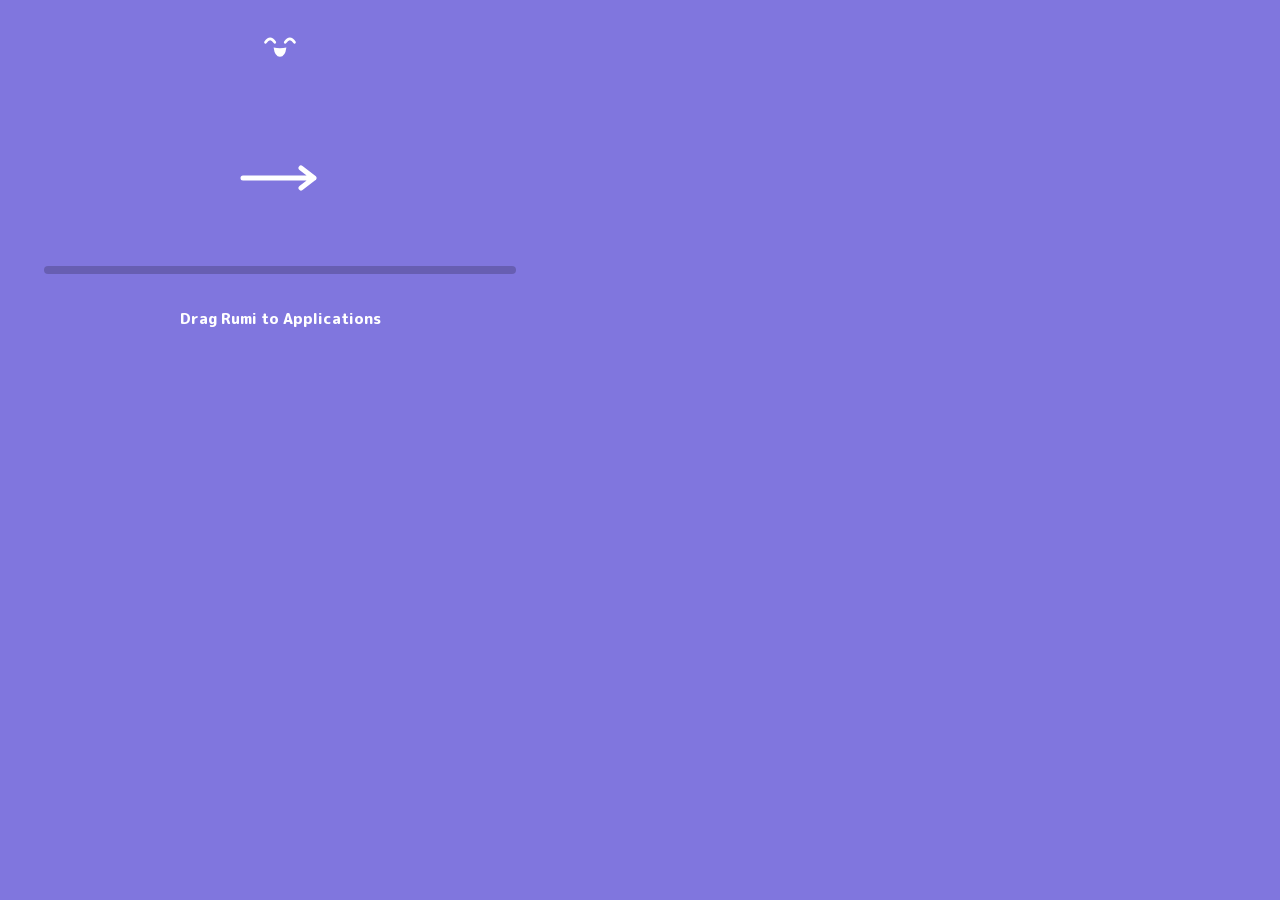
<file: scripts/dmg-background.html>
<!doctype html>
<!-- The picture behind the icons in Rumi.dmg: Rumi's purple, the two icons standing on a shelf. 560 × 360, the size of
     the window release.sh sets. Rendered to mac/dmg-background.png (and @2x) with a browser; the icons sit at x 150
     and 410, y 178, and Finder draws their names under them at about y 245.
     Finder draws those names black in light mode and white in dark mode, and nothing can change that, so the
     background has to be a colour both read on. This purple gives black about 5.4 : 1 and white about 3.9 : 1. -->
<meta charset="utf-8">
<link rel="stylesheet" href="../web/fonts/fonts.css">
<style>
  html, body { margin: 0; }
  body { width: 560px; height: 360px; background: #8076de; position: relative; overflow: hidden; font-family: "M PLUS Rounded 1c", system-ui, sans-serif; color: #fff; }
  #face { position: absolute; left: 0; right: 0; top: 26px; text-align: center; line-height: 0; }
  svg.arrow { position: absolute; left: 238px; top: 163px; }
  .shelf { position: absolute; left: 44px; right: 44px; top: 266px; height: 8px; border-radius: 4px; background: rgba(0,0,0,.2); }
  p { position: absolute; left: 0; right: 0; bottom: 30px; margin: 0; text-align: center; font-weight: 800; font-size: 15px; }
</style>
<div id="face"></div>
<svg class="arrow" width="84" height="30" viewBox="0 0 84 30"><path d="M5 15H76M63 5l13 10-13 10" fill="none" stroke="#fff" stroke-width="5" stroke-linecap="round" stroke-linejoin="round"/></svg>
<div class="shelf"></div>
<p>Drag Rumi to Applications</p>
<script src="../web/rumi.js"></script>
<script>document.getElementById("face").innerHTML = Rumi.face("happy", 58);</script>
</file>
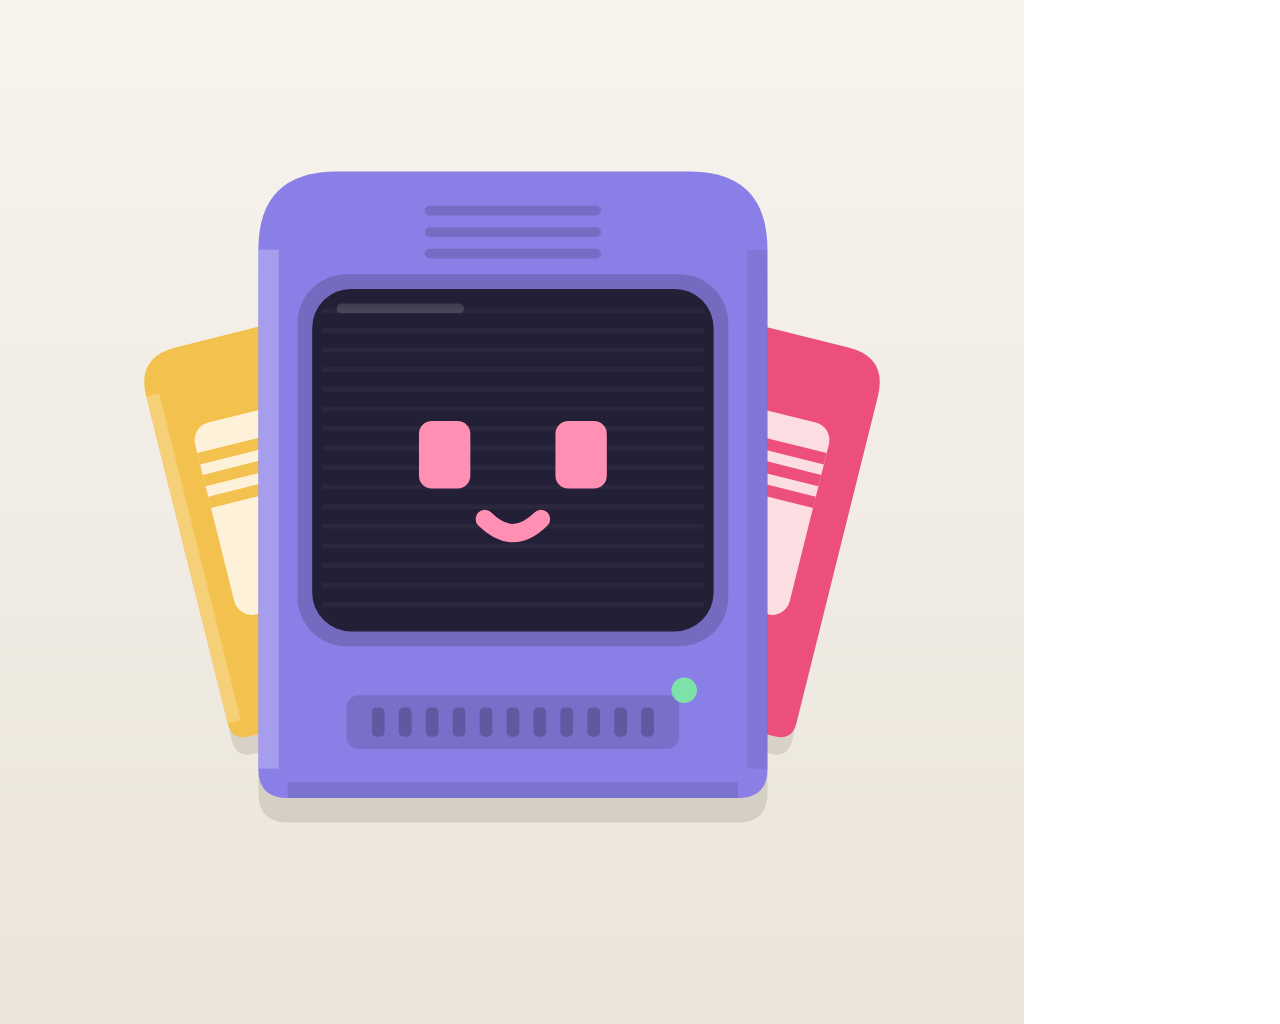
<file: scripts/icon.html>
<!doctype html>
<!-- Rumi's app icon, drawn from web/rumi.js so the icon and the mascot never drift apart. scripts/render-icon.mjs screenshots it at 1024 px. -->
<meta charset="utf-8">
<style>html, body { margin: 0; background: transparent; } svg { display: block; width: 1024px; height: 1024px; }</style>
<body>
<script src="../web/rumi.js"></script>
<script>
const shell = (x, y, w, h, rt, rb) => `M${x + rt} ${y}H${x + w - rt}Q${x + w} ${y} ${x + w} ${y + rt}V${y + h - rb}Q${x + w} ${y + h} ${x + w - rb} ${y + h}H${x + rb}Q${x} ${y + h} ${x} ${y + h - rb}V${y + rt}Q${x} ${y} ${x + rt} ${y}Z`;
const mix = (a, b, t) => "#" + [1, 3, 5].map(i => Math.round(parseInt(a.slice(i, i + 2), 16) + (parseInt(b.slice(i, i + 2), 16) - parseInt(a.slice(i, i + 2), 16)) * t).toString(16).padStart(2, "0")).join("");
// the old icon's carts stay behind; Rumi steps forward
const back = (color, cx, ang) => { const g = { x: cx - 34, y: 58, w: 68, h: 88 };
  return `<g transform="rotate(${ang} ${cx} 102)"><path d="${shell(g.x, g.y + 4, g.w, g.h, 9, 4)}" fill="#3c2814" opacity=".12"/><path d="${shell(g.x, g.y, g.w, g.h, 9, 4)}" fill="${color}"/>
    <rect x="${g.x}" y="${g.y + 9}" width="3" height="${g.h - 13}" fill="#fff" opacity=".24"/>
    <rect x="${g.x + 8}" y="${g.y + 18}" width="${g.w - 16}" height="44" rx="4" fill="${mix(color, "#fffdf8", .82)}"/>
    ${[0, 1, 2].map(i => `<rect x="${g.x + 8}" y="${g.y + 24 + i * 5}" width="${g.w - 16}" height="2.6" fill="${color}"/>`).join("")}</g>`; };
const rumi = Rumi.svg("idle", { size: 160 }).replace(/^<svg[^>]*>/, "").replace(/<\/svg>$/, "").replace(/<text[^>]*>RUMI<\/text>/, "");
document.body.innerHTML = `<svg viewBox="-14 -12 228 228" xmlns="http://www.w3.org/2000/svg">
  <defs><linearGradient id="p" x1="0" y1="0" x2="0" y2="1"><stop offset="0" stop-color="#f7f4ee"/><stop offset="1" stop-color="#ebe5da"/></linearGradient></defs>
  <rect x="-14" y="-12" width="228" height="228" fill="url(#p)"/>
  ${back("#f3c14d", 60, -14)}${back("#ec4f7c", 140, 14)}
  <g transform="translate(13 0) scale(1.09)">${rumi}</g></svg>`;
</script>
</file>
<file: web/fonts/fonts.css>
/* M PLUS Rounded 1c, bundled so the app works offline and never calls a font server.
   SIL Open Font License 1.1: see OFL.txt beside this file. */
/* latin-ext */
@font-face {
  font-family: 'M PLUS Rounded 1c';
  font-style: normal;
  font-weight: 500;
  font-display: swap;
  src: url(MPLUSRounded1c-4840b175.woff2) format('woff2');
  unicode-range: U+0100-02BA, U+02BD-02C5, U+02C7-02CC, U+02CE-02D7, U+02DD-02FF, U+0304, U+0308, U+0329, U+1D00-1DBF, U+1E00-1E9F, U+1EF2-1EFF, U+2020, U+20A0-20AB, U+20AD-20C4, U+2113, U+2C60-2C7F, U+A720-A7FF;
}
/* latin */
@font-face {
  font-family: 'M PLUS Rounded 1c';
  font-style: normal;
  font-weight: 500;
  font-display: swap;
  src: url(MPLUSRounded1c-0845587b.woff2) format('woff2');
  unicode-range: U+0000-00FF, U+0131, U+0152-0153, U+02BB-02BC, U+02C6, U+02DA, U+02DC, U+0304, U+0308, U+0329, U+2000-2025, U+2027-206F, U+20AC, U+2122, U+2191, U+2193, U+2212, U+2215, U+FEFF, U+FFFD;
}
/* latin-ext */
@font-face {
  font-family: 'M PLUS Rounded 1c';
  font-style: normal;
  font-weight: 700;
  font-display: swap;
  src: url(MPLUSRounded1c-b121c4bf.woff2) format('woff2');
  unicode-range: U+0100-02BA, U+02BD-02C5, U+02C7-02CC, U+02CE-02D7, U+02DD-02FF, U+0304, U+0308, U+0329, U+1D00-1DBF, U+1E00-1E9F, U+1EF2-1EFF, U+2020, U+20A0-20AB, U+20AD-20C4, U+2113, U+2C60-2C7F, U+A720-A7FF;
}
/* latin */
@font-face {
  font-family: 'M PLUS Rounded 1c';
  font-style: normal;
  font-weight: 700;
  font-display: swap;
  src: url(MPLUSRounded1c-30731fc3.woff2) format('woff2');
  unicode-range: U+0000-00FF, U+0131, U+0152-0153, U+02BB-02BC, U+02C6, U+02DA, U+02DC, U+0304, U+0308, U+0329, U+2000-2025, U+2027-206F, U+20AC, U+2122, U+2191, U+2193, U+2212, U+2215, U+FEFF, U+FFFD;
}
/* latin-ext */
@font-face {
  font-family: 'M PLUS Rounded 1c';
  font-style: normal;
  font-weight: 800;
  font-display: swap;
  src: url(MPLUSRounded1c-d8fcc9b0.woff2) format('woff2');
  unicode-range: U+0100-02BA, U+02BD-02C5, U+02C7-02CC, U+02CE-02D7, U+02DD-02FF, U+0304, U+0308, U+0329, U+1D00-1DBF, U+1E00-1E9F, U+1EF2-1EFF, U+2020, U+20A0-20AB, U+20AD-20C4, U+2113, U+2C60-2C7F, U+A720-A7FF;
}
/* latin */
@font-face {
  font-family: 'M PLUS Rounded 1c';
  font-style: normal;
  font-weight: 800;
  font-display: swap;
  src: url(MPLUSRounded1c-f957817c.woff2) format('woff2');
  unicode-range: U+0000-00FF, U+0131, U+0152-0153, U+02BB-02BC, U+02C6, U+02DA, U+02DC, U+0304, U+0308, U+0329, U+2000-2025, U+2027-206F, U+20AC, U+2122, U+2191, U+2193, U+2212, U+2215, U+FEFF, U+FFFD;
}
</file>
